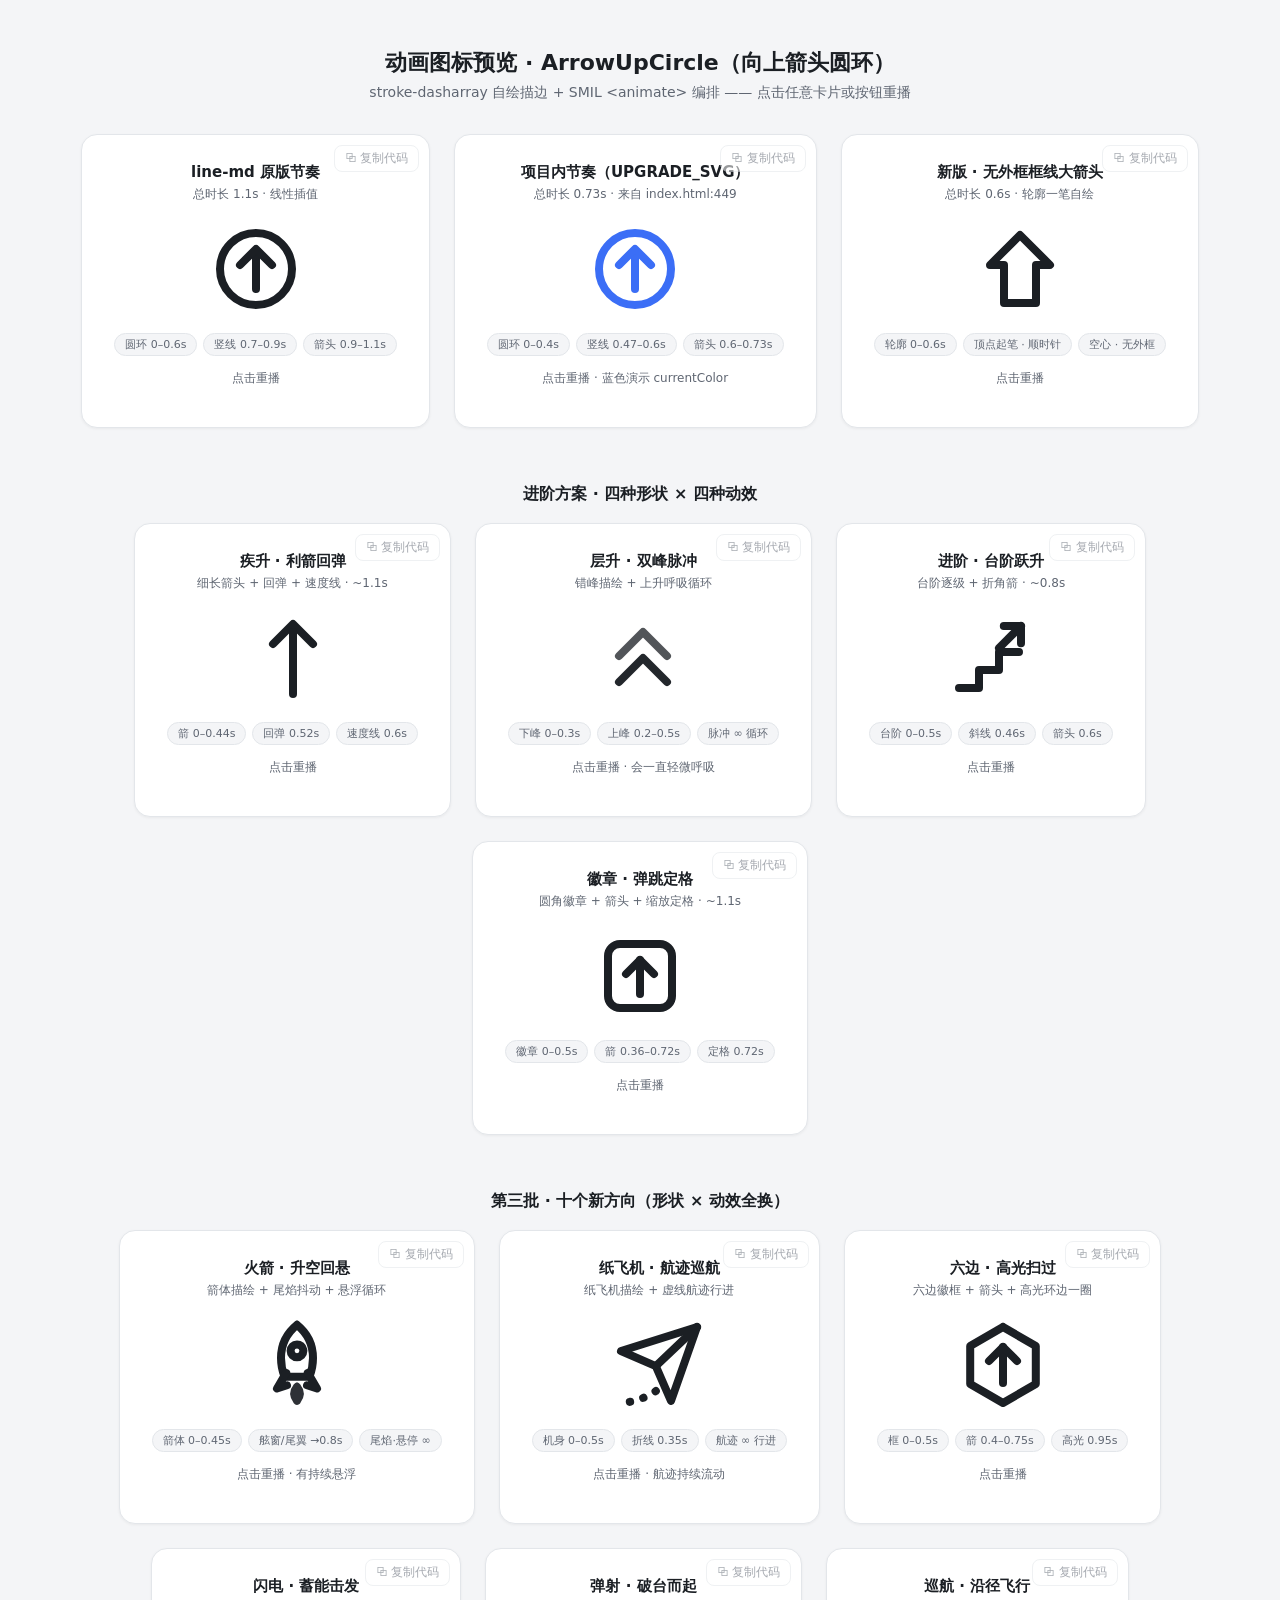
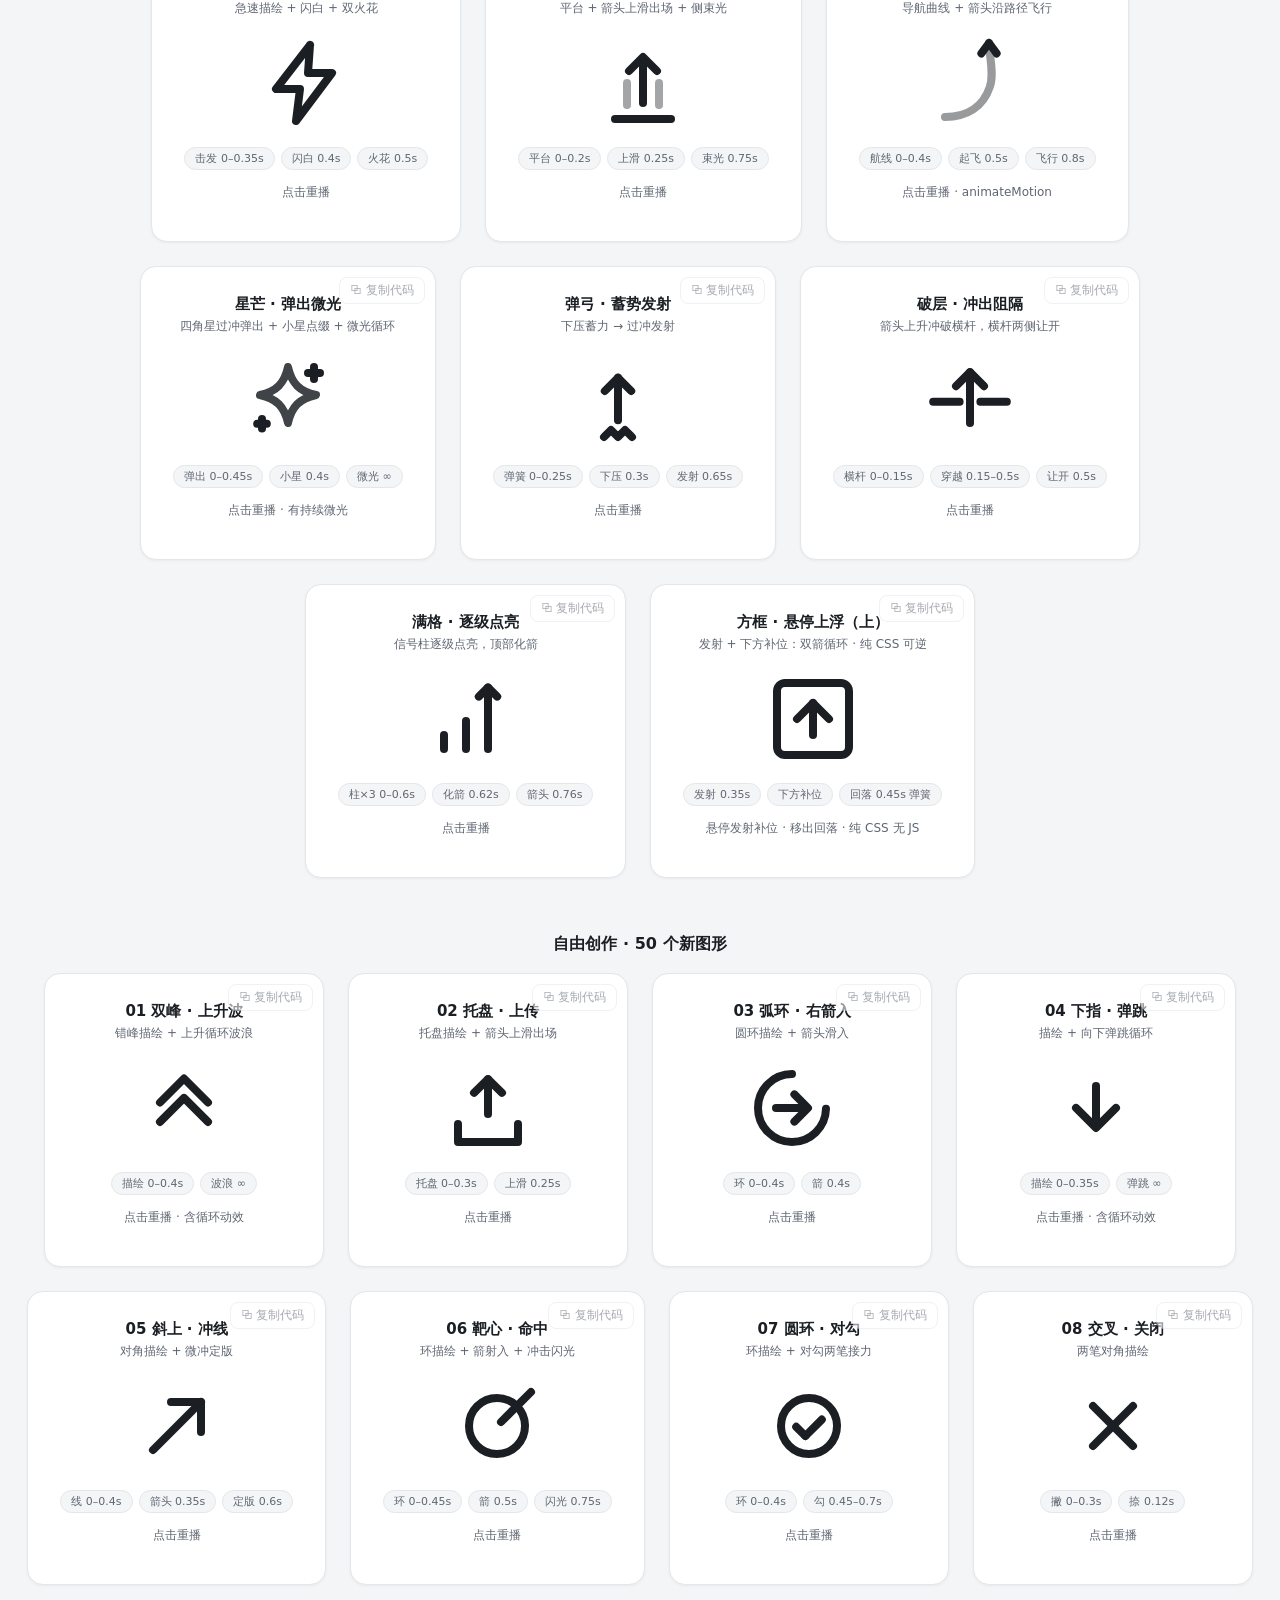
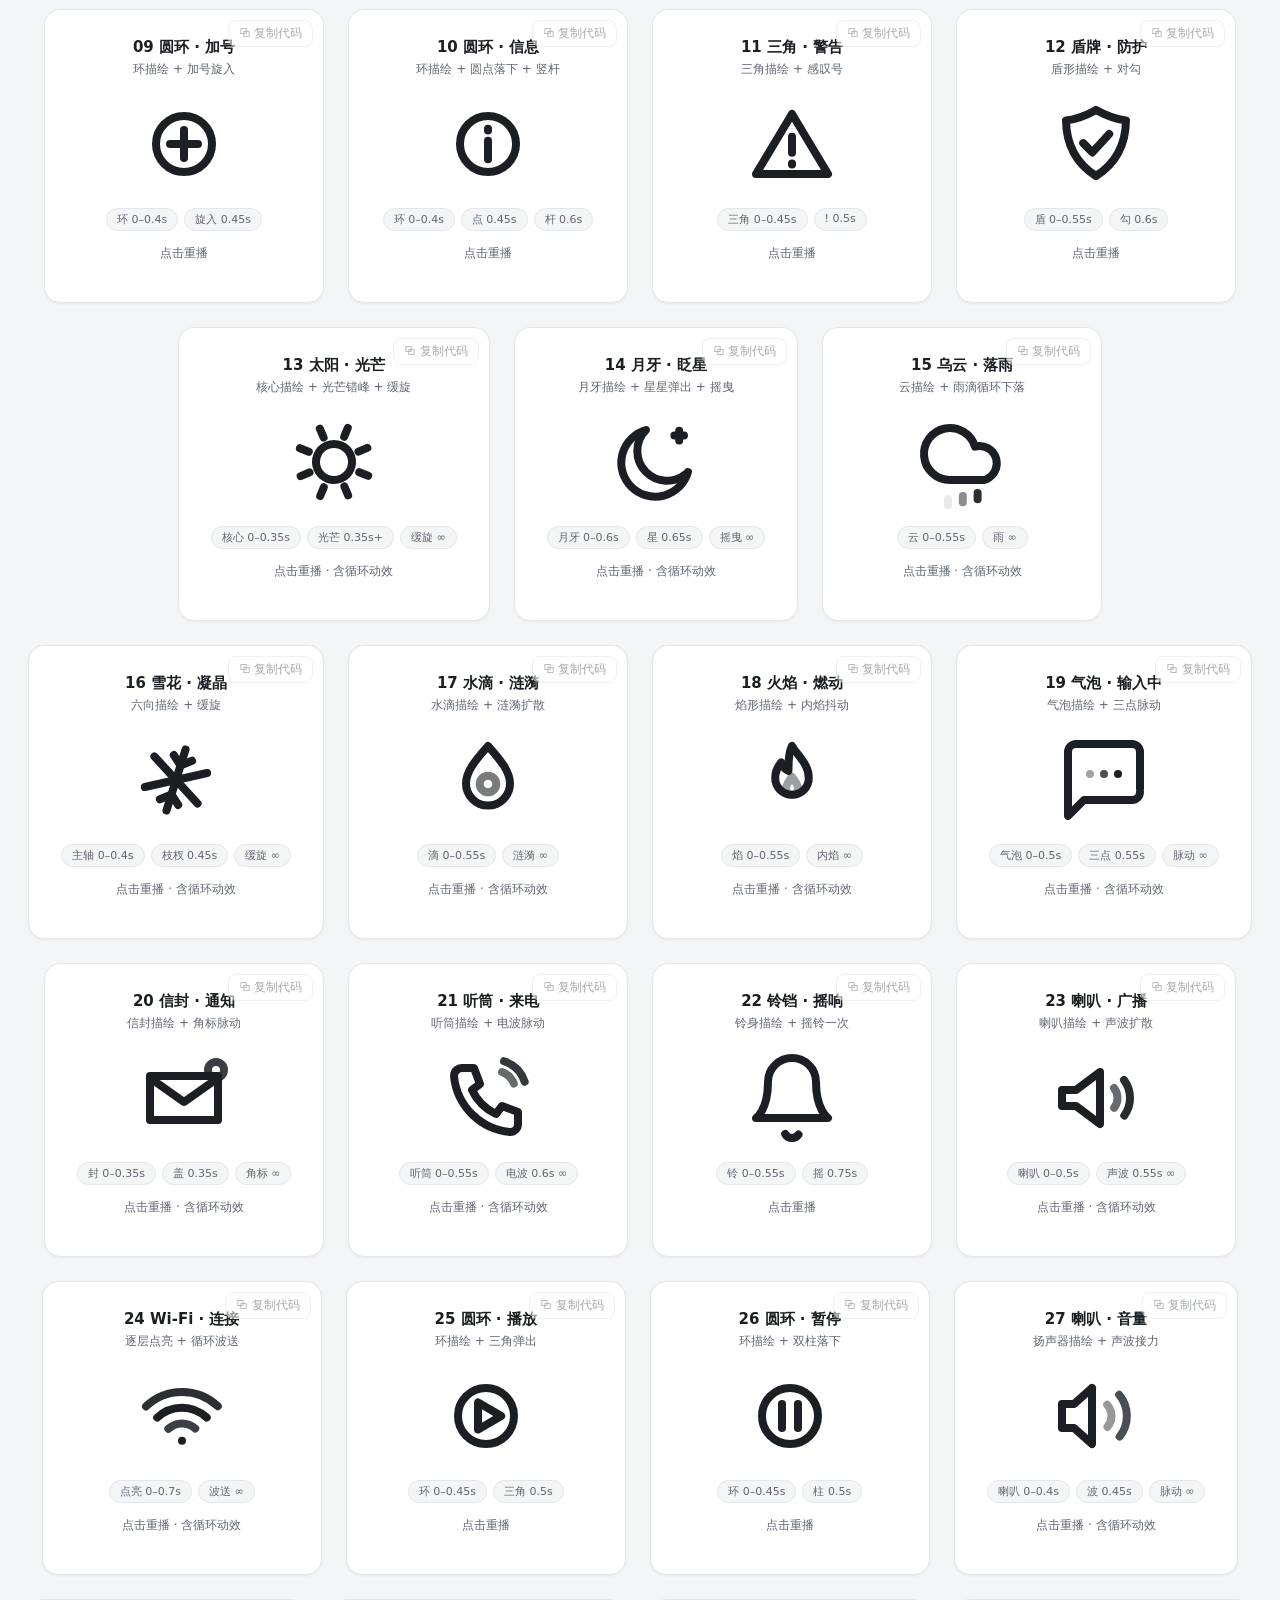
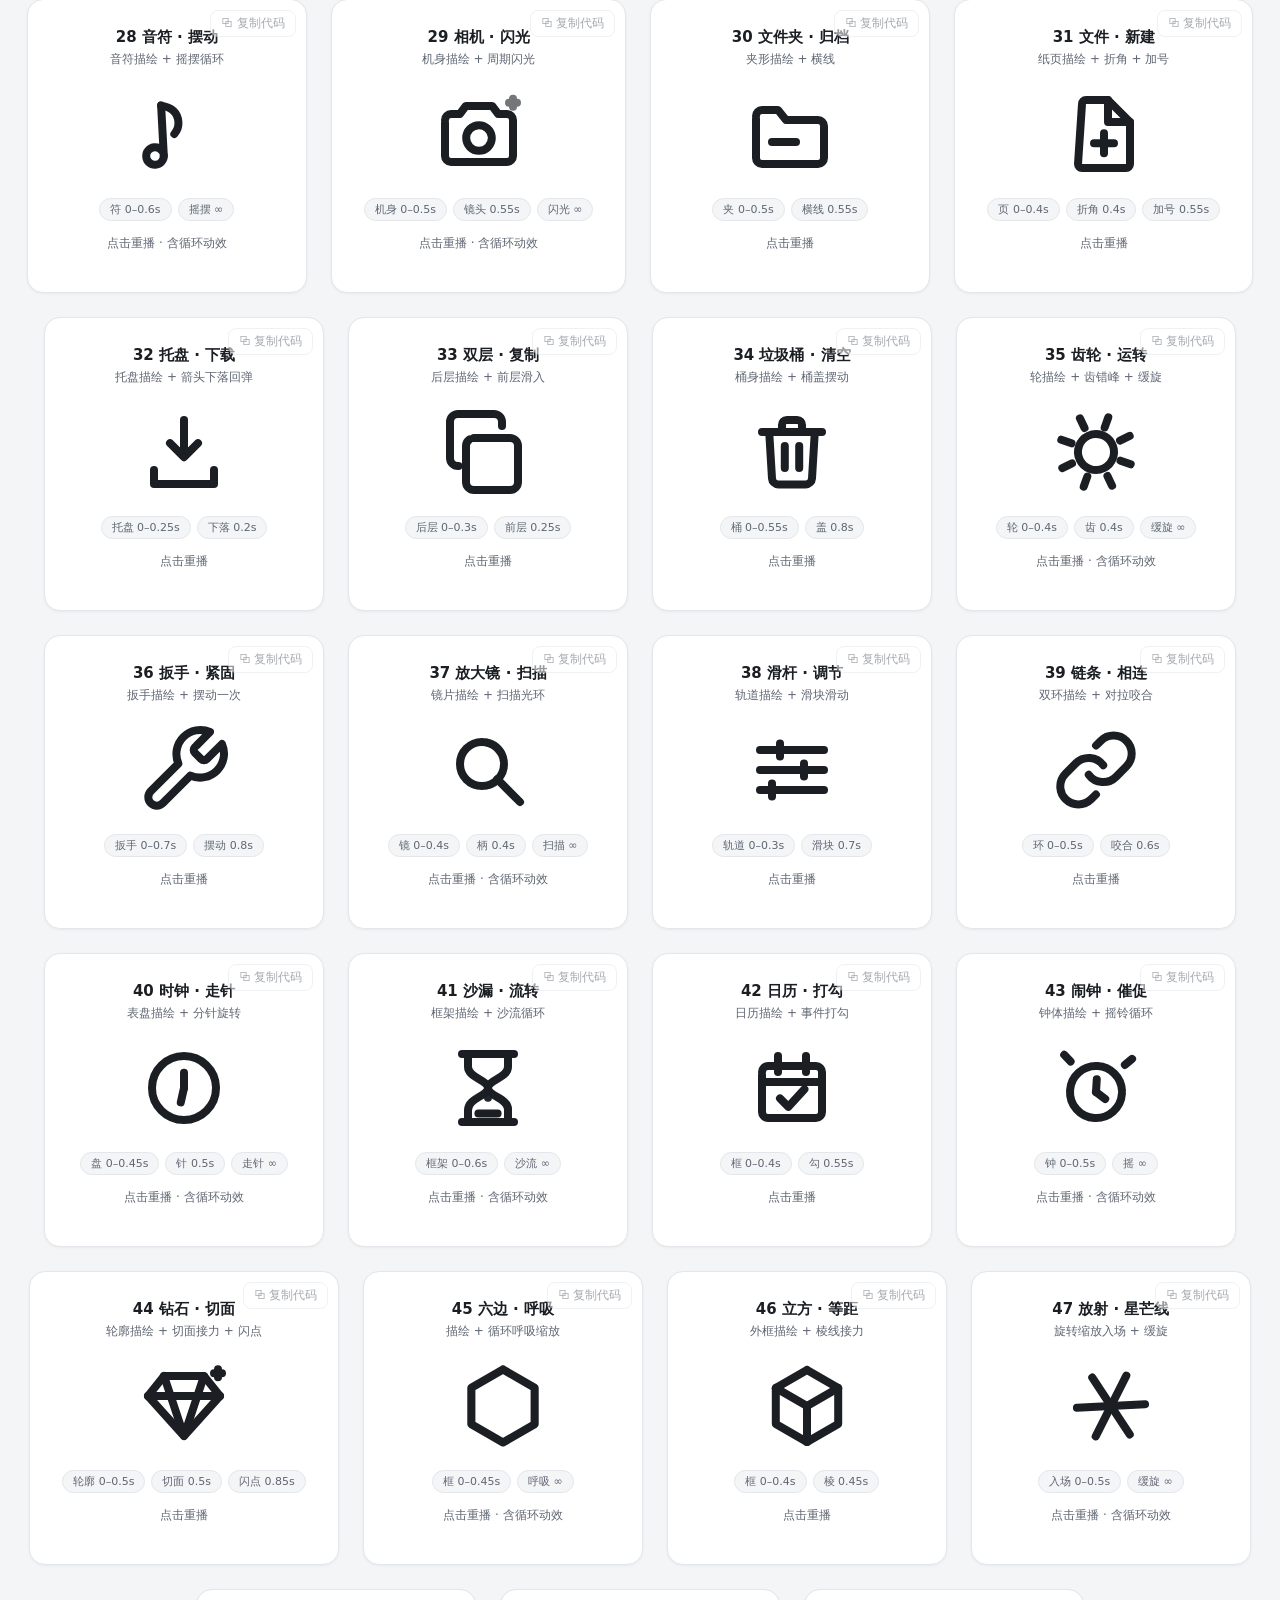
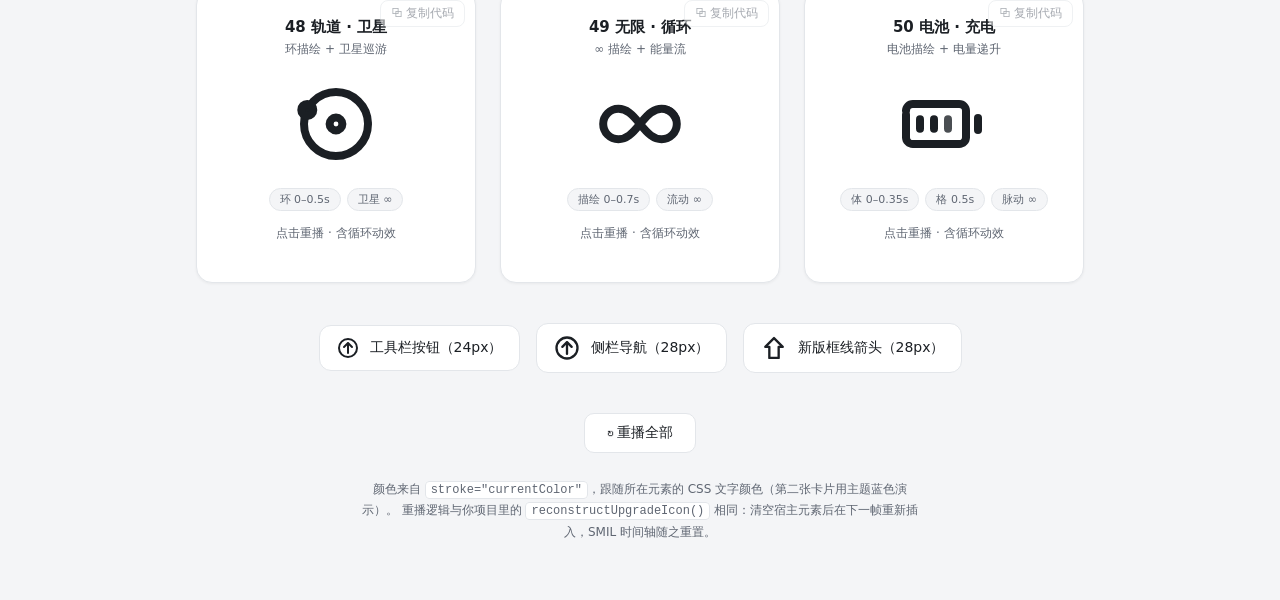
<file: icons/index.html>
<!DOCTYPE html>
<html lang="zh-CN">
<head>
<meta charset="UTF-8">
<meta name="viewport" content="width=device-width, initial-scale=1">
<title>动画图标预览 · ArrowUpCircle</title>
<style>
  :root{
    --bg:#F4F5F7; --card:#fff; --ink:#1b1f24; --muted:#5f6672;
    --primary:#3B6EF6; --border:#e3e6ea;
  }
  *{box-sizing:border-box}
  body{
    margin:0; min-height:100vh; background:var(--bg); color:var(--ink);
    font-family:"Inter","Segoe UI",system-ui,sans-serif;
    display:flex; flex-direction:column; align-items:center; padding:48px 24px;
  }
  h1{font-size:22px; margin:0 0 6px}
  .sub{color:var(--muted); font-size:14px; margin:0 0 32px}
  .section{font-size:16px; font-weight:600; margin:56px 0 18px}
  .grid{display:flex; gap:24px; flex-wrap:wrap; justify-content:center}
  .card{
    background:var(--card); border:1px solid var(--border); border-radius:16px;
    padding:28px 32px; text-align:center; cursor:pointer;
    box-shadow:0 1px 3px rgba(0,0,0,.05); transition:box-shadow .15s;
    min-width:280px;
  }
  .card:hover{box-shadow:0 6px 18px rgba(0,0,0,.08)}
  .card h2{font-size:15px; margin:0 0 4px}
  .card .tag{color:var(--muted); font-size:12px; margin:0 0 18px}
  .stage{width:96px; height:96px; margin:0 auto 16px; color:var(--ink)}
  .stage svg{width:100%; height:100%; display:block}
  .card.accent .stage{color:var(--primary)}
  .timeline{display:flex; gap:6px; justify-content:center; flex-wrap:wrap; margin-top:6px}
  .chip{
    font-size:11px; color:var(--muted); background:var(--bg);
    border:1px solid var(--border); border-radius:999px; padding:3px 10px;
  }
  .hint{margin-top:14px; font-size:12px; color:var(--muted)}
  .row{
    display:flex; gap:16px; align-items:center; justify-content:center;
    margin-top:40px; flex-wrap:wrap;
  }
  .usecase{display:flex; align-items:center; gap:10px; background:var(--card);
    border:1px solid var(--border); border-radius:12px; padding:10px 16px; cursor:pointer}
  .usecase .host{display:inline-flex}
  .usecase svg{display:block}
  .usecase .txt{font-size:14px}
  button.replay{
    margin-top:40px; border:1px solid var(--border); background:var(--card); color:var(--ink);
    border-radius:10px; padding:10px 22px; font-size:14px; cursor:pointer;
  }
  button.replay:hover{background:#eef1f5}
  .note{margin-top:26px; font-size:12px; color:var(--muted); max-width:560px; text-align:center; line-height:1.7}
  .note code{background:var(--card); border:1px solid var(--border); border-radius:4px; padding:1px 5px}
  .sq-arrow{transform:translateY(0);transition:transform .45s cubic-bezier(.2, 1.2, .3, 1)}
  .sq-card:hover .sq-arrow{transform:translateY(-24px);transition:transform .35s cubic-bezier(.45, 0, .55, 1)}
  .card{position:relative}
  .copy-btn{
    position:absolute; top:10px; right:10px; z-index:2;
    border:1px solid var(--border); background:var(--card); color:var(--muted);
    border-radius:8px; padding:4px 10px; font-size:12px; cursor:pointer;
    opacity:.55; transition:opacity .15s, color .15s;
  }
  .card:hover .copy-btn{opacity:1}
  .copy-btn:hover{background:var(--bg)}
  .copy-btn.copied{color:#1a9a5c; border-color:#bfe3d0; background:#effaf4; opacity:1}
</style>
</head>
<body>
<h1>动画图标预览 · ArrowUpCircle（向上箭头圆环）</h1>
<p class="sub">stroke-dasharray 自绘描边 + SMIL &lt;animate&gt; 编排 —— 点击任意卡片或按钮重播</p>

<div class="grid">
  <div class="card" data-replay>
    <h2>line-md 原版节奏</h2>
    <p class="tag">总时长 1.1s · 线性插值</p>
    <div class="stage" data-icon="md"></div>
    <div class="timeline">
      <span class="chip">圆环 0–0.6s</span><span class="chip">竖线 0.7–0.9s</span><span class="chip">箭头 0.9–1.1s</span>
    </div>
    <p class="hint">点击重播</p>
  </div>

  <div class="card accent" data-replay>
    <h2>项目内节奏（UPGRADE_SVG）</h2>
    <p class="tag">总时长 0.73s · 来自 index.html:449</p>
    <div class="stage" data-icon="app"></div>
    <div class="timeline">
      <span class="chip">圆环 0–0.4s</span><span class="chip">竖线 0.47–0.6s</span><span class="chip">箭头 0.6–0.73s</span>
    </div>
    <p class="hint">点击重播 · 蓝色演示 currentColor</p>
  </div>

  <div class="card" data-replay>
    <h2>新版 · 无外框框线大箭头</h2>
    <p class="tag">总时长 0.6s · 轮廓一笔自绘</p>
    <div class="stage" data-icon="outline"></div>
    <div class="timeline">
      <span class="chip">轮廓 0–0.6s</span><span class="chip">顶点起笔 · 顺时针</span><span class="chip">空心 · 无外框</span>
    </div>
    <p class="hint">点击重播</p>
  </div>
</div>

<h2 class="section">进阶方案 · 四种形状 × 四种动效</h2>
<div class="grid">
  <div class="card" data-replay>
    <h2>疾升 · 利箭回弹</h2>
    <p class="tag">细长箭头 + 回弹 + 速度线 · ~1.1s</p>
    <div class="stage" data-icon="blade"></div>
    <div class="timeline">
      <span class="chip">箭 0–0.44s</span><span class="chip">回弹 0.52s</span><span class="chip">速度线 0.6s</span>
    </div>
    <p class="hint">点击重播</p>
  </div>

  <div class="card" data-replay>
    <h2>层升 · 双峰脉冲</h2>
    <p class="tag">错峰描绘 + 上升呼吸循环</p>
    <div class="stage" data-icon="cascade"></div>
    <div class="timeline">
      <span class="chip">下峰 0–0.3s</span><span class="chip">上峰 0.2–0.5s</span><span class="chip">脉冲 ∞ 循环</span>
    </div>
    <p class="hint">点击重播 · 会一直轻微呼吸</p>
  </div>

  <div class="card" data-replay>
    <h2>进阶 · 台阶跃升</h2>
    <p class="tag">台阶逐级 + 折角箭 · ~0.8s</p>
    <div class="stage" data-icon="steps"></div>
    <div class="timeline">
      <span class="chip">台阶 0–0.5s</span><span class="chip">斜线 0.46s</span><span class="chip">箭头 0.6s</span>
    </div>
    <p class="hint">点击重播</p>
  </div>

  <div class="card" data-replay>
    <h2>徽章 · 弹跳定格</h2>
    <p class="tag">圆角徽章 + 箭头 + 缩放定格 · ~1.1s</p>
    <div class="stage" data-icon="badge"></div>
    <div class="timeline">
      <span class="chip">徽章 0–0.5s</span><span class="chip">箭 0.36–0.72s</span><span class="chip">定格 0.72s</span>
    </div>
    <p class="hint">点击重播</p>
  </div>
</div>

<h2 class="section">第三批 · 十个新方向（形状 × 动效全换）</h2>
<div class="grid">
  <div class="card" data-replay>
    <h2>火箭 · 升空回悬</h2>
    <p class="tag">箭体描绘 + 尾焰抖动 + 悬浮循环</p>
    <div class="stage" data-icon="rocket"></div>
    <div class="timeline">
      <span class="chip">箭体 0–0.45s</span><span class="chip">舷窗/尾翼 →0.8s</span><span class="chip">尾焰·悬停 ∞</span>
    </div>
    <p class="hint">点击重播 · 有持续悬浮</p>
  </div>

  <div class="card" data-replay>
    <h2>纸飞机 · 航迹巡航</h2>
    <p class="tag">纸飞机描绘 + 虚线航迹行进</p>
    <div class="stage" data-icon="plane"></div>
    <div class="timeline">
      <span class="chip">机身 0–0.5s</span><span class="chip">折线 0.35s</span><span class="chip">航迹 ∞ 行进</span>
    </div>
    <p class="hint">点击重播 · 航迹持续流动</p>
  </div>

  <div class="card" data-replay>
    <h2>六边 · 高光扫过</h2>
    <p class="tag">六边徽框 + 箭头 + 高光环边一圈</p>
    <div class="stage" data-icon="hex"></div>
    <div class="timeline">
      <span class="chip">框 0–0.5s</span><span class="chip">箭 0.4–0.75s</span><span class="chip">高光 0.95s</span>
    </div>
    <p class="hint">点击重播</p>
  </div>

  <div class="card" data-replay>
    <h2>闪电 · 蓄能击发</h2>
    <p class="tag">急速描绘 + 闪白 + 双火花</p>
    <div class="stage" data-icon="bolt"></div>
    <div class="timeline">
      <span class="chip">击发 0–0.35s</span><span class="chip">闪白 0.4s</span><span class="chip">火花 0.5s</span>
    </div>
    <p class="hint">点击重播</p>
  </div>

  <div class="card" data-replay>
    <h2>弹射 · 破台而起</h2>
    <p class="tag">平台 + 箭头上滑出场 + 侧束光</p>
    <div class="stage" data-icon="launch"></div>
    <div class="timeline">
      <span class="chip">平台 0–0.2s</span><span class="chip">上滑 0.25s</span><span class="chip">束光 0.75s</span>
    </div>
    <p class="hint">点击重播</p>
  </div>

  <div class="card" data-replay>
    <h2>巡航 · 沿径飞行</h2>
    <p class="tag">导航曲线 + 箭头沿路径飞行</p>
    <div class="stage" data-icon="travel"></div>
    <div class="timeline">
      <span class="chip">航线 0–0.4s</span><span class="chip">起飞 0.5s</span><span class="chip">飞行 0.8s</span>
    </div>
    <p class="hint">点击重播 · animateMotion</p>
  </div>

  <div class="card" data-replay>
    <h2>星芒 · 弹出微光</h2>
    <p class="tag">四角星过冲弹出 + 小星点缀 + 微光循环</p>
    <div class="stage" data-icon="sparkle"></div>
    <div class="timeline">
      <span class="chip">弹出 0–0.45s</span><span class="chip">小星 0.4s</span><span class="chip">微光 ∞</span>
    </div>
    <p class="hint">点击重播 · 有持续微光</p>
  </div>

  <div class="card" data-replay>
    <h2>弹弓 · 蓄势发射</h2>
    <p class="tag">下压蓄力 → 过冲发射</p>
    <div class="stage" data-icon="sling"></div>
    <div class="timeline">
      <span class="chip">弹簧 0–0.25s</span><span class="chip">下压 0.3s</span><span class="chip">发射 0.65s</span>
    </div>
    <p class="hint">点击重播</p>
  </div>

  <div class="card" data-replay>
    <h2>破层 · 冲出阻隔</h2>
    <p class="tag">箭头上升冲破横杆，横杆两侧让开</p>
    <div class="stage" data-icon="break"></div>
    <div class="timeline">
      <span class="chip">横杆 0–0.15s</span><span class="chip">穿越 0.15–0.5s</span><span class="chip">让开 0.5s</span>
    </div>
    <p class="hint">点击重播</p>
  </div>

  <div class="card" data-replay>
    <h2>满格 · 逐级点亮</h2>
    <p class="tag">信号柱逐级点亮，顶部化箭</p>
    <div class="stage" data-icon="signal"></div>
    <div class="timeline">
      <span class="chip">柱×3 0–0.6s</span><span class="chip">化箭 0.62s</span><span class="chip">箭头 0.76s</span>
    </div>
    <p class="hint">点击重播</p>
  </div>

  <div class="card sq-card">
    <h2>方框 · 悬停上浮（上）</h2>
    <p class="tag">发射 + 下方补位：双箭循环 · 纯 CSS 可逆</p>
    <div class="stage">
      <svg xmlns="http://www.w3.org/2000/svg" viewBox="0 0 24 24" fill="none" stroke="currentColor" stroke-width="2" stroke-linecap="round" stroke-linejoin="round"><defs><clipPath id="sqClip"><rect x="3" y="3" width="18" height="18" rx="2"/></clipPath></defs><rect x="3" y="3" width="18" height="18" rx="2"/><g clip-path="url(#sqClip)"><g class="sq-arrow"><path d="m8 12 4-4 4 4"/><path d="M12 8v8"/><g transform="translate(0 24)"><path d="m8 12 4-4 4 4"/><path d="M12 8v8"/></g></g></g></svg>
    </div>
    <div class="timeline">
      <span class="chip">发射 0.35s</span><span class="chip">下方补位</span><span class="chip">回落 0.45s 弹簧</span>
    </div>
    <p class="hint">悬停发射补位 · 移出回落 · 纯 CSS 无 JS</p>
  </div>
</div>

<h2 class="section">自由创作 · 50 个新图形</h2>
<div class="grid" id="batch4Grid"></div>

<div class="row">
  <div class="usecase" data-replay>
    <span class="host" data-icon="app" data-size="24"></span>
    <span class="txt">工具栏按钮（24px）</span>
  </div>
  <div class="usecase" data-replay>
    <span class="host" data-icon="app" data-size="28"></span>
    <span class="txt">侧栏导航（28px）</span>
  </div>
  <div class="usecase" data-replay>
    <span class="host" data-icon="outline" data-size="28"></span>
    <span class="txt">新版框线箭头（28px）</span>
  </div>
</div>

<button class="replay" id="replayAll">↻ 重播全部</button>

<p class="note">颜色来自 <code>stroke="currentColor"</code>，跟随所在元素的 CSS 文字颜色（第二张卡片用主题蓝色演示）。
重播逻辑与你项目里的 <code>reconstructUpgradeIcon()</code> 相同：清空宿主元素后在下一帧重新插入，SMIL 时间轴随之重置。</p>

<script src="icons-50.js"></script>
<script>
const ARROW_MD = '<svg xmlns="http://www.w3.org/2000/svg" viewBox="0 0 24 24"><g fill="none" stroke="currentColor" stroke-linecap="round" stroke-linejoin="round" stroke-width="2"><path stroke-dasharray="60" d="M21 12c0 4.97 -4.03 9 -9 9c-4.97 0 -9 -4.03 -9 -9c0 -4.97 4.03 -9 9 -9c4.97 0 9 4.03 9 9Z"><animate fill="freeze" attributeName="stroke-dashoffset" dur="0.6s" values="60;0"/></path><path stroke-dasharray="12" stroke-dashoffset="12" d="M12 17l0 -9.5"><animate fill="freeze" attributeName="stroke-dashoffset" begin="0.7s" dur="0.2s" to="0"/></path><path stroke-dasharray="8" stroke-dashoffset="8" d="M12 7l4 4M12 7l-4 4"><animate fill="freeze" attributeName="stroke-dashoffset" begin="0.9s" dur="0.2s" to="0"/></path></g></svg>';

const ARROW_APP = '<svg xmlns="http://www.w3.org/2000/svg" viewBox="0 0 24 24"><g fill="none" stroke="currentColor" stroke-linecap="round" stroke-linejoin="round" stroke-width="2"><path stroke-dasharray="60" d="M21 12c0 4.97 -4.03 9 -9 9c-4.97 0 -9 -4.03 -9 -9c0 -4.97 4.03 -9 9 -9c4.97 0 9 4.03 9 9Z"><animate fill="freeze" attributeName="stroke-dashoffset" dur="0.4s" values="60;0"/></path><path stroke-dasharray="12" stroke-dashoffset="12" d="M12 17l0 -9.5"><animate fill="freeze" attributeName="stroke-dashoffset" begin="0.47s" dur="0.13s" to="0"/></path><path stroke-dasharray="8" stroke-dashoffset="8" d="M12 7l4 4M12 7l-4 4"><animate fill="freeze" attributeName="stroke-dashoffset" begin="0.6s" dur="0.13s" to="0"/></path></g></svg>';

// 新版：无外框，空心大箭头轮廓一笔画出（周长 ≈ 2×7.5√2 + 3.5 + 9.5 + 8 + 9.5 + 3.5 ≈ 55.2，dasharray 取 56）
const ARROW_OUTLINE = '<svg xmlns="http://www.w3.org/2000/svg" viewBox="0 0 24 24"><g fill="none" stroke="currentColor" stroke-linecap="round" stroke-linejoin="round" stroke-width="2"><path stroke-dasharray="56" d="M12 3.5L19.5 11L16 11L16 20.5L8 20.5L8 11L4.5 11Z"><animate fill="freeze" attributeName="stroke-dashoffset" dur="0.6s" values="56;0"/></path></g></svg>';

// ── 进阶方案 ──
// 全部使用 easeOutQuint 缓动（0.22 1 0.36 1）替代线性插值
// V1 疾升：细箭头两笔错峰 + 整体上挑回弹 + 两侧速度线闪现
const BLADE = '<svg xmlns="http://www.w3.org/2000/svg" viewBox="0 0 24 24"><g fill="none" stroke="currentColor" stroke-linecap="round" stroke-linejoin="round" stroke-width="2"><g><animateTransform attributeName="transform" type="translate" dur="0.38s" begin="0.52s" values="0 0;0 -1.4;0 0" keyTimes="0;0.45;1" calcMode="spline" keySplines="0.3 0 0.4 1;0.6 0 0.7 1" fill="freeze"/><path data-l="blade-head" stroke-dasharray="14.5" d="M7 8.5L12 3.5l5 5"><animate fill="freeze" attributeName="stroke-dashoffset" dur="0.32s" values="14.5;0" calcMode="spline" keyTimes="0;1" keySplines="0.22 1 0.36 1"/></path><path data-l="blade-shaft" stroke-dasharray="15.9" d="M12 21V5.5"><animate fill="freeze" attributeName="stroke-dashoffset" dur="0.3s" begin="0.14s" values="15.9;0" calcMode="spline" keyTimes="0;1" keySplines="0.22 1 0.36 1"/></path><path opacity="0" d="M6 14h2.6"><animate fill="freeze" attributeName="opacity" begin="0.6s" dur="0.4s" values="0;0.9;0" keyTimes="0;0.3;1"/></path><path opacity="0" d="M15.4 14H18"><animate fill="freeze" attributeName="opacity" begin="0.68s" dur="0.4s" values="0;0.9;0" keyTimes="0;0.3;1"/></path></g></g></svg>';

// V2 层升：双山形错峰画出，随后永久性上升脉冲（下→上错开 0.25s），适合需要持续吸引注意的升级按钮
const CASCADE = '<svg xmlns="http://www.w3.org/2000/svg" viewBox="0 0 24 24"><g fill="none" stroke="currentColor" stroke-linecap="round" stroke-linejoin="round" stroke-width="2"><path data-l="cas-bottom" stroke-dasharray="17.4" d="M6 18l6-6 6 6"><animate fill="freeze" attributeName="stroke-dashoffset" dur="0.3s" values="17.4;0" calcMode="spline" keyTimes="0;1" keySplines="0.22 1 0.36 1"/><animate attributeName="opacity" values="1;0.45;1" keyTimes="0;0.5;1" dur="1.8s" begin="1s" repeatCount="indefinite" calcMode="spline" keySplines="0.4 0 0.6 1;0.4 0 0.6 1"/></path><path data-l="cas-top" stroke-dasharray="17.4" d="M6 11.5l6-6 6 6"><animate fill="freeze" attributeName="stroke-dashoffset" dur="0.3s" begin="0.2s" values="17.4;0" calcMode="spline" keyTimes="0;1" keySplines="0.22 1 0.36 1"/><animate attributeName="opacity" values="1;0.45;1" keyTimes="0;0.5;1" dur="1.8s" begin="1.25s" repeatCount="indefinite" calcMode="spline" keySplines="0.4 0 0.6 1;0.4 0 0.6 1"/></path></g></svg>';

// V3 进阶：台阶一条路径逐级画出（路径顺序即绘制顺序），随后折角箭两笔接上
const STEPS = '<svg xmlns="http://www.w3.org/2000/svg" viewBox="0 0 24 24"><g fill="none" stroke="currentColor" stroke-linecap="round" stroke-linejoin="round" stroke-width="2"><path data-l="steps-run" stroke-dasharray="24.5" d="M4 19.5h5v-4.5h5v-4.5h5"><animate fill="freeze" attributeName="stroke-dashoffset" dur="0.5s" values="24.5;0" calcMode="spline" keyTimes="0;1" keySplines="0.22 1 0.36 1"/></path><path data-l="steps-diag" stroke-dasharray="8" d="M14 9.5L19.5 4"><animate fill="freeze" attributeName="stroke-dashoffset" dur="0.22s" begin="0.46s" values="8;0" calcMode="spline" keyTimes="0;1" keySplines="0.22 1 0.36 1"/></path><path data-l="steps-head" stroke-dasharray="9" d="M19.5 8.3V4h-4.3"><animate fill="freeze" attributeName="stroke-dashoffset" dur="0.18s" begin="0.6s" values="9;0" calcMode="spline" keyTimes="0;1" keySplines="0.22 1 0.36 1"/></path></g></svg>';

// V4 徽章：圆角方框 → 箭头两笔 → 整体以中心为轴放大回弹（translate·scale·translate 三明治实现中心缩放）
const BADGE = '<svg xmlns="http://www.w3.org/2000/svg" viewBox="0 0 24 24"><g fill="none" stroke="currentColor" stroke-linecap="round" stroke-linejoin="round" stroke-width="2"><g transform="translate(12 12)"><g><animateTransform attributeName="transform" type="scale" values="1;1.08;1" keyTimes="0;0.4;1" dur="0.42s" begin="0.72s" calcMode="spline" keySplines="0.3 0 0.4 1;0.6 0 0.7 1" fill="freeze"/><g transform="translate(-12 -12)"><path data-l="badge-box" stroke-dasharray="59.5" d="M4 7a3 3 0 0 1 3-3h10a3 3 0 0 1 3 3v10a3 3 0 0 1-3 3H7a3 3 0 0 1-3-3V7Z"><animate fill="freeze" attributeName="stroke-dashoffset" dur="0.5s" values="59.5;0" calcMode="spline" keyTimes="0;1" keySplines="0.22 1 0.36 1"/></path><path data-l="badge-shaft" stroke-dasharray="8.8" d="M12 16.5V8"><animate fill="freeze" attributeName="stroke-dashoffset" dur="0.22s" begin="0.36s" values="8.8;0" calcMode="spline" keyTimes="0;1" keySplines="0.22 1 0.36 1"/></path><path data-l="badge-head" stroke-dasharray="10.3" d="M8.5 11.5L12 8l3.5 3.5"><animate fill="freeze" attributeName="stroke-dashoffset" dur="0.2s" begin="0.52s" values="10.3;0" calcMode="spline" keyTimes="0;1" keySplines="0.22 1 0.36 1"/></path></g></g></g></g></svg>';

// ── 第三批 · 十个新方向 ──
// N1 火箭：箭体/舷窗/尾翼/尾焰依次描绘，尾焰永久抖动 + 整体悬浮循环
const ROCKET = '<svg xmlns="http://www.w3.org/2000/svg" viewBox="0 0 24 24"><g fill="none" stroke="currentColor" stroke-linecap="round" stroke-linejoin="round" stroke-width="2"><g><animateTransform attributeName="transform" type="translate" values="0 0;0 -0.8;0 0" keyTimes="0;0.5;1" dur="2.2s" begin="1.1s" repeatCount="indefinite" calcMode="spline" keySplines="0.4 0 0.6 1;0.4 0 0.6 1"/><path data-l="rocket-body" stroke-dasharray="35.5" d="M12 2.5C14.6 4.6 16 7.4 16 10.8c0 1.6-.3 3.2-.9 4.7H8.9c-.6-1.5-.9-3.1-.9-4.7 0-3.4 1.4-6.2 4-8.3Z"><animate fill="freeze" attributeName="stroke-dashoffset" dur="0.45s" values="35.5;0" calcMode="spline" keyTimes="0;1" keySplines="0.22 1 0.36 1"/></path><circle data-l="rocket-win" cx="12" cy="9" r="1.6" stroke-dasharray="9.5"><animate fill="freeze" attributeName="stroke-dashoffset" dur="0.25s" begin="0.42s" values="9.5;0" calcMode="spline" keyTimes="0;1" keySplines="0.22 1 0.36 1"/></circle><path data-l="rocket-finL" stroke-dasharray="7.5" d="M9.3 14.5 7 18.4l2.5-.8"><animate fill="freeze" attributeName="stroke-dashoffset" dur="0.2s" begin="0.55s" values="7.5;0" calcMode="spline" keyTimes="0;1" keySplines="0.22 1 0.36 1"/></path><path data-l="rocket-finR" stroke-dasharray="7.5" d="M14.7 14.5l2.3 3.9-2.5-.8"><animate fill="freeze" attributeName="stroke-dashoffset" dur="0.2s" begin="0.62s" values="7.5;0" calcMode="spline" keyTimes="0;1" keySplines="0.22 1 0.36 1"/></path><path data-l="rocket-flame" stroke-dasharray="8" d="M12 18c-.9 1.1-.9 2.3 0 3.5.9-1.2.9-2.4 0-3.5Z"><animate fill="freeze" attributeName="stroke-dashoffset" dur="0.18s" begin="0.78s" values="8;0" calcMode="spline" keyTimes="0;1" keySplines="0.22 1 0.36 1"/><animate attributeName="opacity" values="1;0.35;1" keyTimes="0;0.5;1" dur="0.55s" begin="1.05s" repeatCount="indefinite" calcMode="spline" keySplines="0.4 0 0.6 1;0.4 0 0.6 1"/></path></g></g></svg>';

// N2 纸飞机：机身/折线描绘，随后虚线航迹永久向机身方向流动（dash-march）
const PLANE = '<svg xmlns="http://www.w3.org/2000/svg" viewBox="0 0 24 24"><g fill="none" stroke="currentColor" stroke-linecap="round" stroke-linejoin="round" stroke-width="2"><path data-l="plane-body" stroke-dasharray="59.5" d="M21.5 2.5l-6.5 18.5-3.8-8.7-8.7-3.8Z"><animate fill="freeze" attributeName="stroke-dashoffset" dur="0.5s" values="59.5;0" calcMode="spline" keyTimes="0;1" keySplines="0.22 1 0.36 1"/></path><path data-l="plane-spine" stroke-dasharray="14.6" d="M21.5 2.5 11.2 12.3"><animate fill="freeze" attributeName="stroke-dashoffset" dur="0.2s" begin="0.35s" values="14.6;0" calcMode="spline" keyTimes="0;1" keySplines="0.22 1 0.36 1"/></path><path data-l="plane-trail" opacity="0" stroke-dasharray="0.1 3.4" d="M2.5 21.5c4-.3 7.6-1.8 10.4-4.3"><animate fill="freeze" attributeName="opacity" begin="0.7s" dur="0.25s" values="0;1"/><animate attributeName="stroke-dashoffset" values="0;-7" dur="0.9s" begin="1s" repeatCount="indefinite"/></path></g></svg>';

// N3 六边徽：框/箭描绘后，一段高光沿框边扫过一整圈（dasharray 亮段 + 偏移旋转 + 首尾淡入淡出）
const HEX = '<svg xmlns="http://www.w3.org/2000/svg" viewBox="0 0 24 24"><g fill="none" stroke="currentColor" stroke-linecap="round" stroke-linejoin="round" stroke-width="2"><path data-l="hex-box" stroke-dasharray="57.5" d="M12 2.5l8.2 4.75v9.5L12 21.5l-8.2-4.75v-9.5Z"><animate fill="freeze" attributeName="stroke-dashoffset" dur="0.5s" values="57.5;0" calcMode="spline" keyTimes="0;1" keySplines="0.22 1 0.36 1"/></path><path data-l="hex-shaft" stroke-dasharray="9.4" d="M12 16.5V7.5"><animate fill="freeze" attributeName="stroke-dashoffset" dur="0.22s" begin="0.4s" values="9.4;0" calcMode="spline" keyTimes="0;1" keySplines="0.22 1 0.36 1"/></path><path data-l="hex-head" stroke-dasharray="10.4" d="M8.5 11 12 7.5l3.5 3.5"><animate fill="freeze" attributeName="stroke-dashoffset" dur="0.2s" begin="0.55s" values="10.4;0" calcMode="spline" keyTimes="0;1" keySplines="0.22 1 0.36 1"/></path><path opacity="0" stroke-dasharray="12 45.5" d="M12 2.5l8.2 4.75v9.5L12 21.5l-8.2-4.75v-9.5Z"><animate attributeName="stroke-dashoffset" values="0;-57" dur="0.85s" begin="0.95s" calcMode="spline" keyTimes="0;1" keySplines="0.4 0 0.6 1" fill="freeze"/><animate fill="freeze" attributeName="opacity" values="0;0.9;0.9;0" keyTimes="0;0.12;0.8;1" dur="0.85s" begin="0.95s"/></path></g></svg>';

// N4 闪电：ease-in 急速击发 → 整体闪白 → 两粒火花放射
const BOLT = '<svg xmlns="http://www.w3.org/2000/svg" viewBox="0 0 24 24"><g fill="none" stroke="currentColor" stroke-linecap="round" stroke-linejoin="round" stroke-width="2"><path data-l="bolt-body" stroke-dasharray="56.5" d="M13 2.5 4.5 13.5h6l-1 8 9-12h-6l.5-7Z"><animate fill="freeze" attributeName="stroke-dashoffset" dur="0.35s" values="56.5;0" calcMode="spline" keyTimes="0;1" keySplines="0.5 0 0.75 0.25"/><animate fill="freeze" attributeName="opacity" values="1;0.35;1" keyTimes="0;0.5;1" dur="0.22s" begin="0.4s"/></path><path opacity="0" d="M16.5 3.5l1.7-1.7"><animate fill="freeze" attributeName="opacity" values="0;1;0" keyTimes="0;0.35;1" dur="0.35s" begin="0.48s"/></path><path opacity="0" d="M7.5 20l-1.7 1.7"><animate fill="freeze" attributeName="opacity" values="0;1;0" keyTimes="0;0.35;1" dur="0.35s" begin="0.55s"/></path></g></svg>';

// N5 弹射台：平台先画，箭头从平台下方上滑出场并同步描绘，两侧束光随后点亮
const LAUNCH = '<svg xmlns="http://www.w3.org/2000/svg" viewBox="0 0 24 24"><g fill="none" stroke="currentColor" stroke-linecap="round" stroke-linejoin="round" stroke-width="2"><path data-l="launch-base" stroke-dasharray="14.4" d="M5 21h14"><animate fill="freeze" attributeName="stroke-dashoffset" dur="0.2s" values="14.4;0" calcMode="spline" keyTimes="0;1" keySplines="0.22 1 0.36 1"/></path><g><animateTransform attributeName="transform" type="translate" values="0 5;0 0" keyTimes="0;1" dur="0.45s" begin="0.25s" calcMode="spline" keySplines="0.16 1 0.3 1" fill="freeze"/><path data-l="launch-shaft" stroke-dasharray="11.6" d="M12 17V5.8"><animate fill="freeze" attributeName="stroke-dashoffset" dur="0.3s" begin="0.3s" values="11.6;0" calcMode="spline" keyTimes="0;1" keySplines="0.22 1 0.36 1"/></path><path data-l="launch-head" stroke-dasharray="10.3" d="M8.5 9 12 5.5l3.5 3.5"><animate fill="freeze" attributeName="stroke-dashoffset" dur="0.22s" begin="0.5s" values="10.3;0" calcMode="spline" keyTimes="0;1" keySplines="0.22 1 0.36 1"/></path></g><path data-l="launch-beamL" opacity="0" stroke-dasharray="5.9" d="M8 17.5v-5.5"><animate fill="freeze" attributeName="opacity" dur="0.2s" begin="0.75s" values="0;1;0.4" keyTimes="0;0.4;1"/><animate fill="freeze" attributeName="stroke-dashoffset" dur="0.15s" begin="0.75s" values="5.9;0" calcMode="spline" keyTimes="0;1" keySplines="0.22 1 0.36 1"/></path><path data-l="launch-beamR" opacity="0" stroke-dasharray="5.9" d="M16 17.5v-5.5"><animate fill="freeze" attributeName="opacity" dur="0.2s" begin="0.82s" values="0;1;0.4" keyTimes="0;0.4;1"/><animate fill="freeze" attributeName="stroke-dashoffset" dur="0.15s" begin="0.82s" values="5.9;0" calcMode="spline" keyTimes="0;1" keySplines="0.22 1 0.36 1"/></path></g></svg>';

// N6 巡航：低透明度导航线画出，箭头沿路径飞行（animateMotion + rotate=auto + mpath），终点朝上定格
const TRAVEL = '<svg xmlns="http://www.w3.org/2000/svg" xmlns:xlink="http://www.w3.org/1999/xlink" viewBox="0 0 24 24"><g fill="none" stroke="currentColor" stroke-linecap="round" stroke-linejoin="round" stroke-width="2"><path id="traj" data-l="travel-guide" opacity="0.45" stroke-dasharray="26.2" d="M4 20.5C9.5 20.5 13.5 18 15.2 13 16.4 9.6 15 5 15 2"><animate fill="freeze" attributeName="stroke-dashoffset" dur="0.4s" values="26.2;0" calcMode="spline" keyTimes="0;1" keySplines="0.22 1 0.36 1"/></path><g opacity="0"><animate fill="freeze" attributeName="opacity" begin="0.5s" dur="0.05s" values="0;1"/><animateMotion dur="0.8s" begin="0.5s" fill="freeze" rotate="auto" calcMode="spline" keyTimes="0;1" keySplines="0.35 0 0.4 1"><mpath xlink:href="#traj" href="#traj"/></animateMotion><path d="M0 0-2.6-1.9M0 0-2.6 1.9"/></g></g></svg>';

// N7 星芒：四角星 easeOutBack 过冲弹出（0→1.12→1），小星错峰点缀，主体永久微光
const SPARKLE = '<svg xmlns="http://www.w3.org/2000/svg" viewBox="0 0 24 24"><g fill="none" stroke="currentColor" stroke-linecap="round" stroke-linejoin="round" stroke-width="2"><g transform="translate(12 10.5)"><g><animateTransform attributeName="transform" type="scale" values="0;1.12;1" keyTimes="0;0.6;1" dur="0.45s" calcMode="spline" keySplines="0.34 1.56 0.64 1;0.4 0 0.6 1" fill="freeze"/><g transform="translate(-12 -10.5)"><path data-l="sparkle-main" d="M12 3.5C12.9 7.6 14.9 9.6 19 10.5 14.9 11.4 12.9 13.4 12 17.5 11.1 13.4 9.1 11.4 5 10.5 9.1 9.6 11.1 7.6 12 3.5Z"><animate fill="freeze" attributeName="opacity" values="1;0.8;1" keyTimes="0;0.5;1" dur="2.4s" begin="1.1s" repeatCount="indefinite" calcMode="spline" keySplines="0.4 0 0.6 1;0.4 0 0.6 1"/></path></g></g></g><path data-l="sparkle-a1" opacity="0" stroke-dasharray="3.4" d="M18.5 3.5v3"><animate fill="freeze" attributeName="opacity" dur="0.12s" begin="0.4s" values="0;1"/><animate fill="freeze" attributeName="stroke-dashoffset" dur="0.15s" begin="0.4s" values="3.4;0" calcMode="spline" keyTimes="0;1" keySplines="0.22 1 0.36 1"/></path><path data-l="sparkle-a2" opacity="0" stroke-dasharray="3.4" d="M17 5h3"><animate fill="freeze" attributeName="opacity" dur="0.12s" begin="0.46s" values="0;1"/><animate fill="freeze" attributeName="stroke-dashoffset" dur="0.15s" begin="0.46s" values="3.4;0" calcMode="spline" keyTimes="0;1" keySplines="0.22 1 0.36 1"/></path><path data-l="sparkle-b1" opacity="0" stroke-dasharray="2.8" d="M5.5 16.5v2.4"><animate fill="freeze" attributeName="opacity" dur="0.12s" begin="0.52s" values="0;1"/><animate fill="freeze" attributeName="stroke-dashoffset" dur="0.15s" begin="0.52s" values="2.8;0" calcMode="spline" keyTimes="0;1" keySplines="0.22 1 0.36 1"/></path><path data-l="sparkle-b2" opacity="0" stroke-dasharray="2.8" d="M4.3 17.7h2.4"><animate fill="freeze" attributeName="opacity" dur="0.12s" begin="0.58s" values="0;1"/><animate fill="freeze" attributeName="stroke-dashoffset" dur="0.15s" begin="0.58s" values="2.8;0" calcMode="spline" keyTimes="0;1" keySplines="0.22 1 0.36 1"/></path></g></svg>';

// N8 弹弓：箭画好后下压蓄力（预备动作），再过冲发射回落——anticipation 原理
const SLING = '<svg xmlns="http://www.w3.org/2000/svg" viewBox="0 0 24 24"><g fill="none" stroke="currentColor" stroke-linecap="round" stroke-linejoin="round" stroke-width="2"><path data-l="sling-spring" stroke-dasharray="10.3" d="M8.5 21l1.75-1.75L12 21l1.75-1.75L15.5 21"><animate fill="freeze" attributeName="stroke-dashoffset" dur="0.25s" values="10.3;0" calcMode="spline" keyTimes="0;1" keySplines="0.22 1 0.36 1"/></path><g><animateTransform attributeName="transform" type="translate" values="0 0;0 2.6;0 -1.6;0 0" keyTimes="0;0.35;0.65;1" dur="1s" begin="0.3s" calcMode="spline" keySplines="0.45 0 0.7 0.4;0.2 0.8 0.3 1;0.3 0 0.5 1" fill="freeze"/><path data-l="sling-shaft" stroke-dasharray="11" d="M12 16.8V6.2"><animate fill="freeze" attributeName="stroke-dashoffset" dur="0.25s" begin="0.05s" values="11;0" calcMode="spline" keyTimes="0;1" keySplines="0.22 1 0.36 1"/></path><path data-l="sling-head" stroke-dasharray="9.7" d="M8.7 9.5 12 6.2l3.3 3.3"><animate fill="freeze" attributeName="stroke-dashoffset" dur="0.2s" begin="0.2s" values="9.7;0" calcMode="spline" keyTimes="0;1" keySplines="0.22 1 0.36 1"/></path></g></g></svg>';

// N9 破层：横杆先画，箭头向上穿越，穿越瞬间两截横杆向两侧让开（环境反应）
const BREAK = '<svg xmlns="http://www.w3.org/2000/svg" viewBox="0 0 24 24"><g fill="none" stroke="currentColor" stroke-linecap="round" stroke-linejoin="round" stroke-width="2"><g><path data-l="break-barL" stroke-dasharray="7" d="M11.4 12.2H4.8"><animate fill="freeze" attributeName="stroke-dashoffset" dur="0.15s" values="7;0" calcMode="spline" keyTimes="0;1" keySplines="0.22 1 0.36 1"/></path><animateTransform attributeName="transform" type="translate" values="0 0;-2 0" keyTimes="0;1" dur="0.3s" begin="0.5s" calcMode="spline" keySplines="0.22 1 0.36 1" fill="freeze"/></g><g><path data-l="break-barR" stroke-dasharray="7" d="M12.6 12.2h6.6"><animate fill="freeze" attributeName="stroke-dashoffset" dur="0.15s" values="7;0" calcMode="spline" keyTimes="0;1" keySplines="0.22 1 0.36 1"/></path><animateTransform attributeName="transform" type="translate" values="0 0;2 0" keyTimes="0;1" dur="0.3s" begin="0.5s" calcMode="spline" keySplines="0.22 1 0.36 1" fill="freeze"/></g><path data-l="break-shaft" stroke-dasharray="13.1" d="M12 17.5V4.8"><animate fill="freeze" attributeName="stroke-dashoffset" dur="0.35s" begin="0.15s" values="13.1;0" calcMode="spline" keyTimes="0;1" keySplines="0.22 1 0.36 1"/></path><path data-l="break-head" stroke-dasharray="10.3" d="M8.5 8.3 12 4.8l3.5 3.5"><animate fill="freeze" attributeName="stroke-dashoffset" dur="0.2s" begin="0.42s" values="10.3;0" calcMode="spline" keyTimes="0;1" keySplines="0.22 1 0.36 1"/></path></g></svg>';

// N10 满格：三根信号柱逐级点亮（节奏递进），最高柱顶部顺势化箭
const SIGNAL = '<svg xmlns="http://www.w3.org/2000/svg" viewBox="0 0 24 24"><g fill="none" stroke="currentColor" stroke-linecap="round" stroke-linejoin="round" stroke-width="2"><path data-l="sig-b1" stroke-dasharray="3.9" d="M6.5 19.5v-3.5"><animate fill="freeze" attributeName="stroke-dashoffset" dur="0.16s" values="3.9;0" calcMode="spline" keyTimes="0;1" keySplines="0.22 1 0.36 1"/></path><path data-l="sig-b2" stroke-dasharray="7.4" d="M12 19.5v-7"><animate fill="freeze" attributeName="stroke-dashoffset" dur="0.18s" begin="0.18s" values="7.4;0" calcMode="spline" keyTimes="0;1" keySplines="0.22 1 0.36 1"/></path><path data-l="sig-b3" stroke-dasharray="10.9" d="M17.5 19.5v-10.5"><animate fill="freeze" attributeName="stroke-dashoffset" dur="0.2s" begin="0.38s" values="10.9;0" calcMode="spline" keyTimes="0;1" keySplines="0.22 1 0.36 1"/></path><path data-l="sig-shaft" stroke-dasharray="5.2" d="M17.5 9V4.2"><animate fill="freeze" attributeName="stroke-dashoffset" dur="0.18s" begin="0.62s" values="5.2;0" calcMode="spline" keyTimes="0;1" keySplines="0.22 1 0.36 1"/></path><path data-l="sig-head" stroke-dasharray="6.9" d="M15.2 6.4 17.5 4.1l2.3 2.3"><animate fill="freeze" attributeName="stroke-dashoffset" dur="0.16s" begin="0.76s" values="6.9;0" calcMode="spline" keyTimes="0;1" keySplines="0.22 1 0.36 1"/></path></g></svg>';

const SVGS = { md: ARROW_MD, app: ARROW_APP, outline: ARROW_OUTLINE, blade: BLADE, cascade: CASCADE, steps: STEPS, badge: BADGE, rocket: ROCKET, plane: PLANE, hex: HEX, bolt: BOLT, launch: LAUNCH, travel: TRAVEL, sparkle: SPARKLE, sling: SLING, break: BREAK, signal: SIGNAL };

// —— 第四批：50 个自由创作图形（icons-50.js 提供），自动注册 + 建卡 ——
const batch4Grid = document.getElementById('batch4Grid');
(window.BATCH4_ICONS || []).forEach((ic, i) => {
  SVGS[ic.key] = ic.svg;
  batch4Grid.insertAdjacentHTML('beforeend',
    '<div class="card" data-replay>' +
    '<h2>' + String(i + 1).padStart(2, '0') + ' ' + ic.title + '</h2>' +
    '<p class="tag">' + ic.tag + '</p>' +
    '<div class="stage" data-icon="' + ic.key + '"></div>' +
    '<div class="timeline">' + ic.chips.map(c => '<span class="chip">' + c + '</span>').join('') + '</div>' +
    '<p class="hint">点击重播' + (ic.loop ? ' · 含循环动效' : '') + '</p>' +
    '</div>');
});

function render(host){
  host.innerHTML = SVGS[host.dataset.icon];
  const size = host.dataset.size;
  if (size) {
    const svg = host.querySelector('svg');
    svg.setAttribute('width', size);
    svg.setAttribute('height', size);
  }
}
function replay(host){
  host.innerHTML = '';
  requestAnimationFrame(() => render(host));
}

document.querySelectorAll('[data-icon]').forEach(render);
document.querySelectorAll('[data-replay]').forEach(el => {
  el.addEventListener('click', () => el.querySelectorAll('[data-icon]').forEach(replay));
});
document.getElementById('replayAll').addEventListener('click', () => {
  document.querySelectorAll('[data-icon]').forEach(replay);
});

// 方框卡已改为纯 CSS :hover 过渡（.sq-card 规则），与项目设置齿轮同逻辑，无 JS 参与。

// —— 每张卡的“复制代码”按钮 ——
function formatSvg(str){
  return str.replace('<svg ', '<svg width="24" height="24" ').replace(/ data-l="[^"]*"/g, '').replace(/></g, '>\n<');
}
function buildSquareSnippet(){
  return [
    '<!-- 方框悬停发射+补位：双箭循环，纯 CSS 双向缓动，可逆，无 JS -->',
    '<svg width="24" height="24" viewBox="0 0 24 24" fill="none" stroke="currentColor" stroke-width="2" stroke-linecap="round" stroke-linejoin="round">',
    '  <defs><clipPath id="sqClip"><rect x="3" y="3" width="18" height="18" rx="2"/></clipPath></defs>',
    '  <rect x="3" y="3" width="18" height="18" rx="2"/>',
    '  <g clip-path="url(#sqClip)"><g class="sq-arrow"><path d="m8 12 4-4 4 4"/><path d="M12 8v8"/><g transform="translate(0 24)"><path d="m8 12 4-4 4 4"/><path d="M12 8v8"/></g></g></g>',
    '</svg>',
    '<style>',
    '  .sq-arrow{transform:translateY(0);transition:transform .45s cubic-bezier(.2,1.2,.3,1)}',
    '  .icon-host:hover .sq-arrow{transform:translateY(-24px);transition:transform .35s cubic-bezier(.45,0,.55,1)}  /* .icon-host 换成你的悬停宿主 */',
    '</style>',
  ].join('\n');
}
async function copyText(text){
  try { await navigator.clipboard.writeText(text); return true; }
  catch (err) {
    const ta = document.createElement('textarea');
    ta.value = text;
    ta.style.position = 'fixed';
    ta.style.opacity = '0';
    document.body.appendChild(ta);
    ta.select();
    let ok = false;
    try { ok = document.execCommand('copy'); } catch (e) {}
    ta.remove();
    return ok;
  }
}
document.querySelectorAll('.card').forEach(card => {
  const btn = document.createElement('button');
  btn.className = 'copy-btn';
  btn.type = 'button';
  btn.textContent = '⧉ 复制代码';
  card.appendChild(btn);
  btn.addEventListener('click', async (e) => {
    e.stopPropagation();
    const host = card.querySelector('[data-icon]');
    const code = host ? formatSvg(SVGS[host.dataset.icon]) : buildSquareSnippet();
    const ok = await copyText(code);
    btn.textContent = ok ? '✓ 已复制' : '✗ 复制失败';
    btn.classList.toggle('copied', ok);
    setTimeout(() => { btn.textContent = '⧉ 复制代码'; btn.classList.remove('copied'); }, 1400);
  });
});
</script>
</body>
</html>
</file>
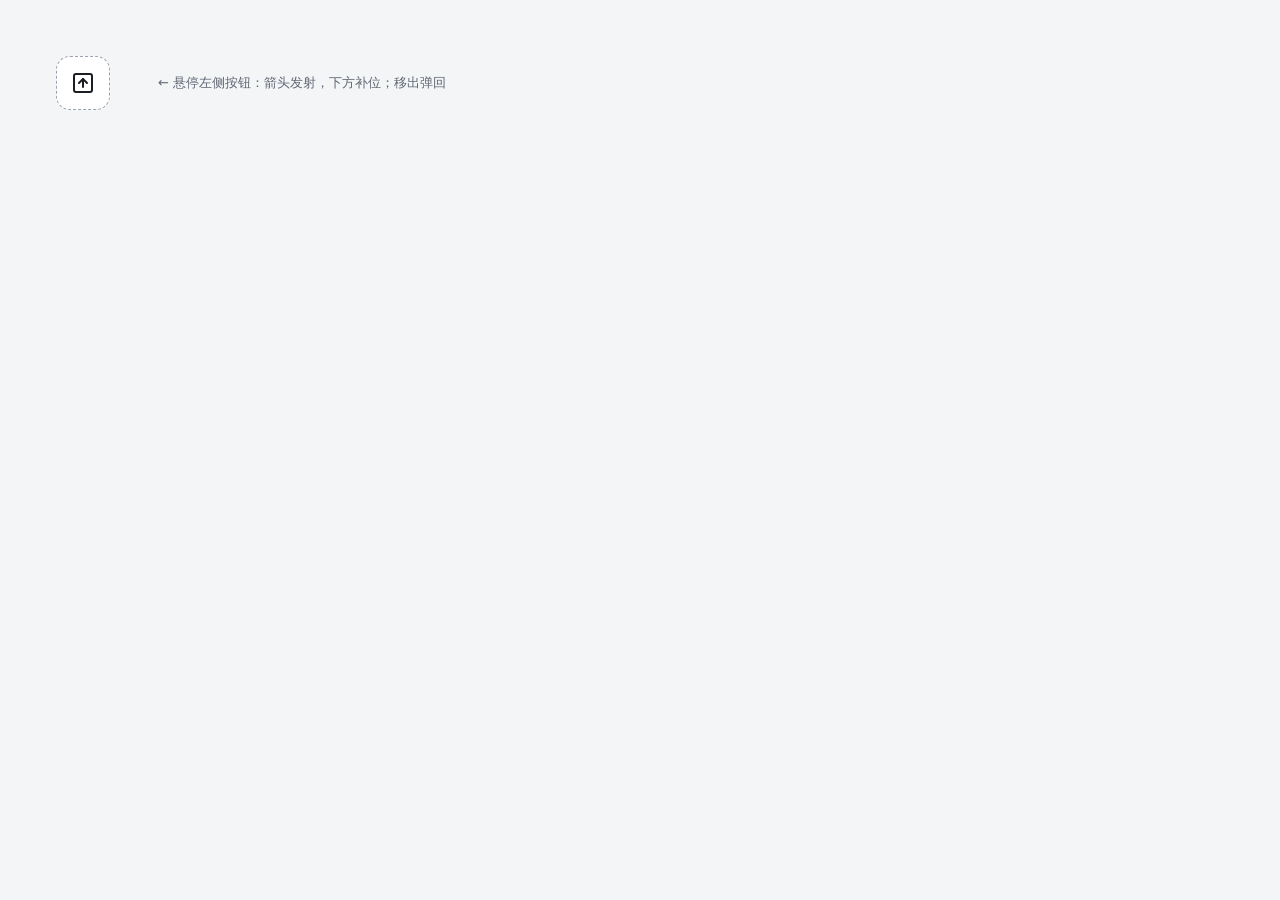
<file: icons/paste-test.html>
<!DOCTYPE html>
<html lang="zh-CN">
<head>
<meta charset="UTF-8">
<title>粘贴片段独立验证</title>
<style>
  body{background:#f4f5f7;font-family:"Segoe UI",system-ui,sans-serif;padding:48px;display:flex;gap:48px;align-items:center}
  .icon-host{display:inline-flex;padding:14px;border:1.5px dashed #9aa3ad;border-radius:14px;color:#1b1f24;cursor:pointer;background:#fff}
  p{color:#5f6672;font-size:13px}
</style>
</head>
<body>
  <div class="icon-host">
    <!-- 方框悬停发射+补位：双箭循环，纯 CSS 双向缓动，可逆，无 JS -->
    <svg width="24" height="24" viewBox="0 0 24 24" fill="none" stroke="currentColor" stroke-width="2" stroke-linecap="round" stroke-linejoin="round">
      <defs><clipPath id="sqClip"><rect x="3" y="3" width="18" height="18" rx="2"/></clipPath></defs>
      <rect x="3" y="3" width="18" height="18" rx="2"/>
      <g clip-path="url(#sqClip)"><g class="sq-arrow"><path d="m8 12 4-4 4 4"/><path d="M12 8v8"/><g transform="translate(0 24)"><path d="m8 12 4-4 4 4"/><path d="M12 8v8"/></g></g></g>
    </svg>
    <style>
      .sq-arrow{transform:translateY(0);transition:transform .45s cubic-bezier(.2,1.2,.3,1)}
      .icon-host:hover .sq-arrow{transform:translateY(-24px);transition:transform .35s cubic-bezier(.45,0,.55,1)}  /* .icon-host 换成你的悬停宿主 */
    </style>
  </div>
  <p>← 悬停左侧按钮：箭头发射，下方补位；移出弹回</p>
</body>
</html>
</file>
